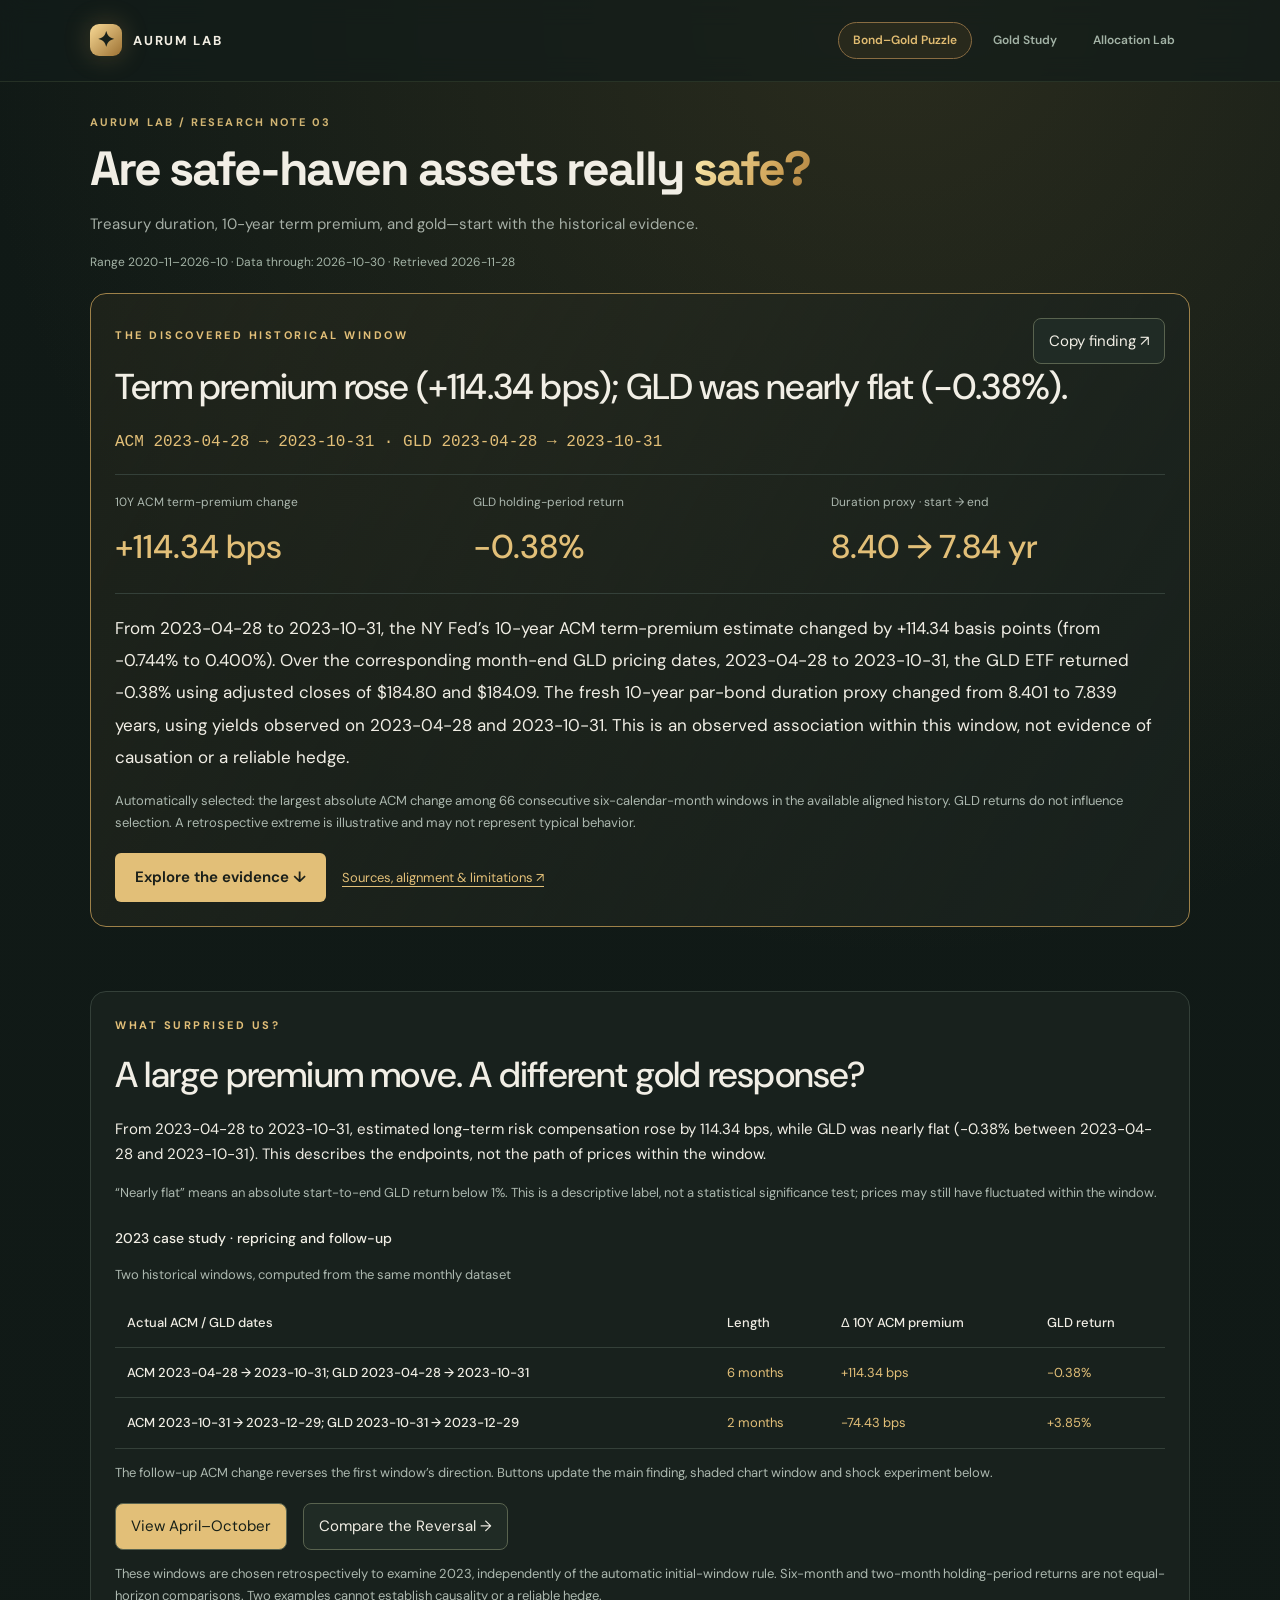
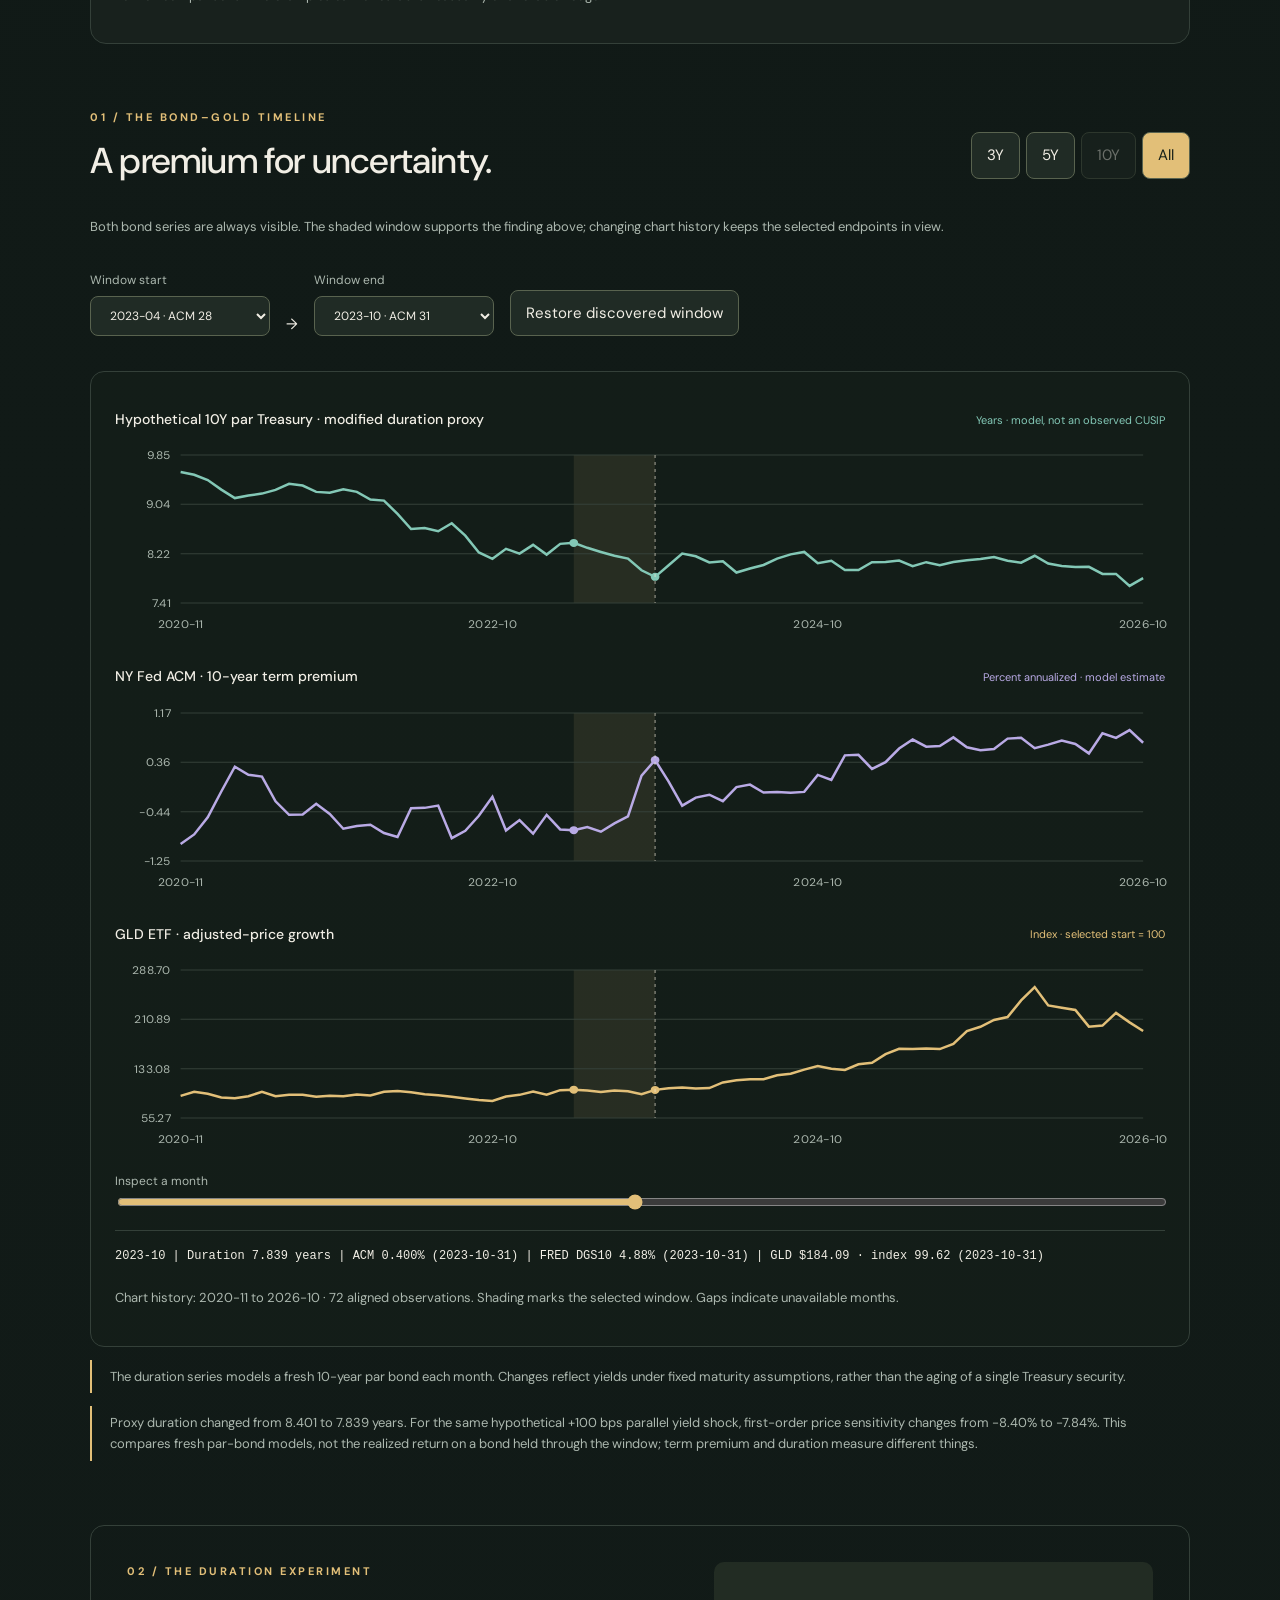
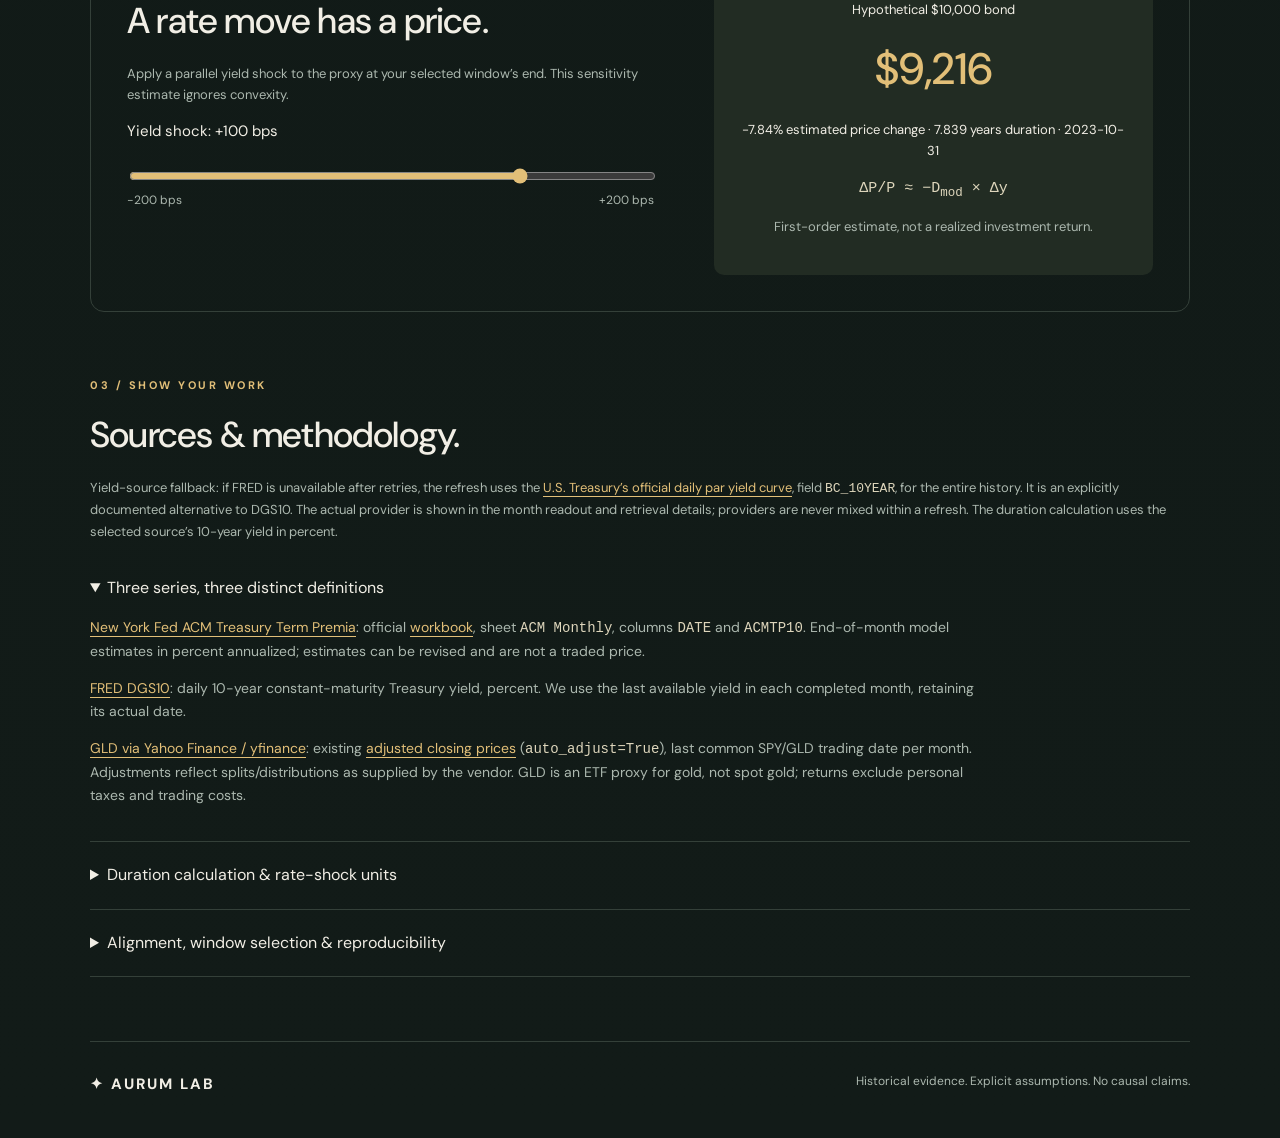
<file: index.html>
<!doctype html>
<html lang="en">
<head>
  <meta charset="utf-8">
  <meta name="viewport" content="width=device-width,initial-scale=1">
  <title>The Safe Haven Paradox · Aurum Lab</title>
  <meta name="description" content="Treasury duration, the NY Fed 10-year ACM term premium, and GLD: a reproducible historical comparison.">
  <link rel="preconnect" href="https://fonts.googleapis.com">
  <link rel="preconnect" href="https://fonts.gstatic.com" crossorigin>
  <link href="https://fonts.googleapis.com/css2?family=DM+Sans:wght@400;500;600;700&family=Space+Grotesk:wght@400;500;600;700&display=swap" rel="stylesheet">
  <link rel="stylesheet" href="bonds.css?v=20261116-polish1">
  <link rel="stylesheet" href="site.css?v=20261116-polish1">
  <script defer src="bond_analysis.js?v=20261116-polish1"></script>
  <script defer src="bonds.js?v=20261116-polish1"></script>
</head>
<body>
  <header class="site-header">
    <nav class="wrap site-container site-nav" aria-label="Main navigation">
      <a class="site-brand" href="index.html"><span class="site-mark" aria-hidden="true">✦</span>AURUM LAB</a>
      <div class="site-links">
        <a class="site-link" href="index.html" aria-current="page">Bond–Gold Puzzle</a>
        <a class="site-link" href="gold.html">Gold Study</a>
        <a class="site-link" href="portfolio.html">Allocation Lab</a>
      </div>
    </nav>
  </header>
  <main class="wrap site-container site-main research-home">
    <section class="hero site-hero">
      <p class="eyebrow">AURUM LAB / RESEARCH NOTE 03</p>
      <h1>Are safe-haven assets really <em>safe?</em></h1>
      <p class="intro">Treasury duration, 10-year term premium, and gold—start with the historical evidence.</p>
      <p id="dataStamp" class="research-stamp">Checking verified monthly observations…</p>
    </section>

    <div id="status" role="status">Loading official bond data and aligned GLD prices…</div>
    <noscript><p class="notice">JavaScript is required to compute and display the finding. Download <a href="bond_data.json">the observations</a> for independent analysis.</p></noscript>

    <section id="findingPanel" class="finding" aria-labelledby="findingTitle">
      <div class="section-top"><p id="findingLabel" class="eyebrow">THE HISTORICAL FINDING</p><button id="copy" disabled>Copy finding ↗</button></div>
      <h2 id="findingTitle">What did gold do when the premium changed?</h2>
      <p id="windowDates" class="dates">Waiting for verified endpoints</p>
      <div class="metrics"><div><span>10Y ACM term-premium change</span><strong id="tpChange">—</strong></div><div><span>GLD holding-period return</span><strong id="goldReturn">—</strong></div><div><span>Duration proxy · start → end</span><strong id="durationChange">—</strong></div></div>
      <p id="findingText" aria-live="polite">A historical conclusion will appear automatically when verified aligned data is available.</p>
      <p id="selectionNote" class="muted">Initial window: largest absolute six-month change in the ACM estimate, selected without using GLD returns. This is a descriptive example, not a test of a general hedge.</p>
      <div class="finding-actions"><a class="cta" href="#evidence">Explore the evidence ↓</a><a class="small-link" href="#methodology">Sources, alignment &amp; limitations ↗</a></div>
    </section>

    <section class="comparison" aria-labelledby="surpriseTitle">
      <p class="eyebrow">WHAT SURPRISED US?</p>
      <h2 id="surpriseTitle">A large premium move. A different gold response?</h2>
      <p id="surpriseText" aria-live="polite">The selected window’s interpretation will appear after verified data loads.</p>
      <p class="muted">“Nearly flat” means an absolute start-to-end GLD return below 1%. This is a descriptive label, not a statistical significance test; prices may still have fluctuated within the window.</p>
      <h3>2023 case study · repricing and follow-up</h3>
      <div class="comparison-scroll" role="region" aria-label="Historical window comparison" tabindex="0"><table>
        <caption>Two historical windows, computed from the same monthly dataset</caption>
        <thead><tr><th scope="col">Actual ACM / GLD dates</th><th scope="col">Length</th><th scope="col">Δ 10Y ACM premium</th><th scope="col">GLD return</th></tr></thead>
        <tbody id="comparisonRows"></tbody>
      </table></div>
      <p id="comparisonNote" class="muted" role="status">Checking both windows for complete aligned observations…</p>
      <div class="finding-actions"><button id="compareOriginal" disabled>View April–October</button><button id="compareReversal" disabled>Compare the Reversal →</button></div>
      <p class="muted">These windows are chosen retrospectively to examine 2023, independently of the automatic initial-window rule. Six-month and two-month holding-period returns are not equal-horizon comparisons. Two examples cannot establish causality or a reliable hedge.</p>
    </section>

    <section id="evidence" aria-labelledby="evidenceTitle">
      <div class="section-top"><div><p class="eyebrow">01 / THE BOND–GOLD TIMELINE</p><h2 id="evidenceTitle">A premium for uncertainty.</h2></div><div class="ranges" aria-label="Chart history"><button data-years="3" disabled>3Y</button><button data-years="5" disabled>5Y</button><button data-years="10" disabled>10Y</button><button data-years="0" aria-pressed="true" disabled>All</button></div></div>
      <p class="muted">Both bond series are always visible. The shaded window supports the finding above; changing chart history keeps the selected endpoints in view.</p>
      <div class="controls"><label>Window start<select id="start" disabled></select></label><span aria-hidden="true">→</span><label>Window end<select id="end" disabled></select></label><button id="reset" disabled>Restore discovered window</button></div>
      <p id="windowError" role="alert"></p>
      <div class="charts" id="charts">
        <div class="chart-head"><h3>Hypothetical 10Y par Treasury · modified duration proxy</h3><span class="mint">Years · model, not an observed CUSIP</span></div>
        <div id="durationChart" class="chart" role="img" aria-label="Historical monthly modified duration proxy, in years"></div>
        <div class="chart-head"><h3>NY Fed ACM · 10-year term premium</h3><span class="violet">Percent annualized · model estimate</span></div>
        <div id="premiumChart" class="chart" role="img" aria-label="Historical monthly ten-year ACM term premium, in percent"></div>
        <div class="chart-head"><h3>GLD ETF · adjusted-price growth</h3><span class="gold">Index · selected start = 100</span></div>
        <div id="goldChart" class="chart" role="img" aria-label="Historical GLD adjusted price index"></div>
        <label class="inspect">Inspect a month <input id="inspect" type="range" min="0" max="1" value="0" disabled></label>
        <p id="readout" class="readout" aria-live="polite">Hover, tap, or use the month slider to inspect all three series.</p>
        <p id="historyRange" class="muted"></p>
      </div>
      <p class="notice">The duration series models a fresh 10-year par bond each month. Changes reflect yields under fixed maturity assumptions, rather than the aging of a single Treasury security.</p>
      <p id="durationInterpretation" class="notice">Modified duration measures sensitivity to the same yield shock. A higher term premium does not necessarily imply a higher modified duration.</p>
    </section>

    <section class="experiment" aria-labelledby="shockTitle"><div><p class="eyebrow">02 / THE DURATION EXPERIMENT</p><h2 id="shockTitle">A rate move has a price.</h2><p class="muted">Apply a parallel yield shock to the proxy at your selected window’s end. This sensitivity estimate ignores convexity.</p><label for="shock">Yield shock: <output id="shockLabel">+100 bps</output></label><input id="shock" type="range" min="-200" max="200" step="5" value="100" disabled><div class="slider-labels"><span>−200 bps</span><span>+200 bps</span></div></div><div class="shock-result"><p>Hypothetical $10,000 bond</p><strong id="bondValue">—</strong><p id="shockResult">Waiting for verified duration.</p><code>ΔP/P ≈ −D<sub>mod</sub> × Δy</code><p class="muted">First-order estimate, not a realized investment return.</p></div></section>

    <section id="methodology"><p class="eyebrow">03 / SHOW YOUR WORK</p><h2>Sources & methodology.</h2>
      <p class="muted">Yield-source fallback: if FRED is unavailable after retries, the refresh uses the <a href="https://home.treasury.gov/resource-center-data-chart-center/interest-rates">U.S. Treasury’s official daily par yield curve</a>, field <code>BC_10YEAR</code>, for the entire history. It is an explicitly documented alternative to DGS10. The actual provider is shown in the month readout and retrieval details; providers are never mixed within a refresh. The duration calculation uses the selected source’s 10-year yield in percent.</p>
      <details open><summary>Three series, three distinct definitions</summary><p><a href="https://www.newyorkfed.org/research/data_indicators/term-premia-tabs">New York Fed ACM Treasury Term Premia</a>: official <a href="https://www.newyorkfed.org/medialibrary/media/research/data_indicators/ACMTermPremium.xls">workbook</a>, sheet <code>ACM Monthly</code>, columns <code>DATE</code> and <code>ACMTP10</code>. End-of-month model estimates in percent annualized; estimates can be revised and are not a traded price.</p><p><a href="https://fred.stlouisfed.org/series/DGS10">FRED DGS10</a>: daily 10-year constant-maturity Treasury yield, percent. We use the last available yield in each completed month, retaining its actual date.</p><p><a href="https://finance.yahoo.com/quote/GLD/history/">GLD via Yahoo Finance / yfinance</a>: existing <a href="data.json">adjusted closing prices</a> (<code>auto_adjust=True</code>), last common SPY/GLD trading date per month. Adjustments reflect splits/distributions as supplied by the vendor. GLD is an ETF proxy for gold, not spot gold; returns exclude personal taxes and trading costs.</p></details>
      <details><summary>Duration calculation & rate-shock units</summary><p>Face value 100; maturity 10 years; 20 semiannual cash flows. Set annual coupon rate equal to the selected 10-year yield / 100. Discount each coupon and final principal at (1 + y/2)<sup>t</sup>. Price is the sum of present values. Macaulay duration is their time-weighted mean in years; modified duration divides it by (1 + y/2). This is a hypothetical model proxy, not a measured CUSIP duration.</p><p>For a +100 bps shock, Δy = +0.01 and ΔP/P ≈ −D<sub>mod</sub> × 0.01. This ignores convexity, coupon reinvestment, roll-down, and nonparallel yield-curve changes.</p></details>
      <details><summary>Alignment, window selection & reproducibility</summary><p>Only completed months present in all three sources are used; missing months are never filled. ACM, yield, and GLD may have different observation dates within the same calendar month. The finding explicitly reports those endpoint dates. GLD return is (end adjusted close / start adjusted close − 1) × 100. Term-premium change is (end % − start %) × 100 basis points.</p><p>The initial finding scans all consecutive six-calendar-month windows and chooses the largest absolute ACM change, breaking ties by earliest start. GLD does not influence selection. This retrospective extreme is deliberately illustrative and can exaggerate typical movements; it cannot establish causality, a dependable hedge, or future performance. User-selected windows recompute the same formulas.</p><p id="provenance">Retrieval dates appear after data loads.</p><p><a href="bond_data.json">Download aligned observations & metadata</a> · <a href="https://github.com/StarvingBaby/534_lab">Source code</a></p></details>
    </section>
    <footer><a class="brand" href="index.html">✦ AURUM LAB</a><span>Historical evidence. Explicit assumptions. No causal claims.</span></footer>
  </main>
</body>
</html>
</file>
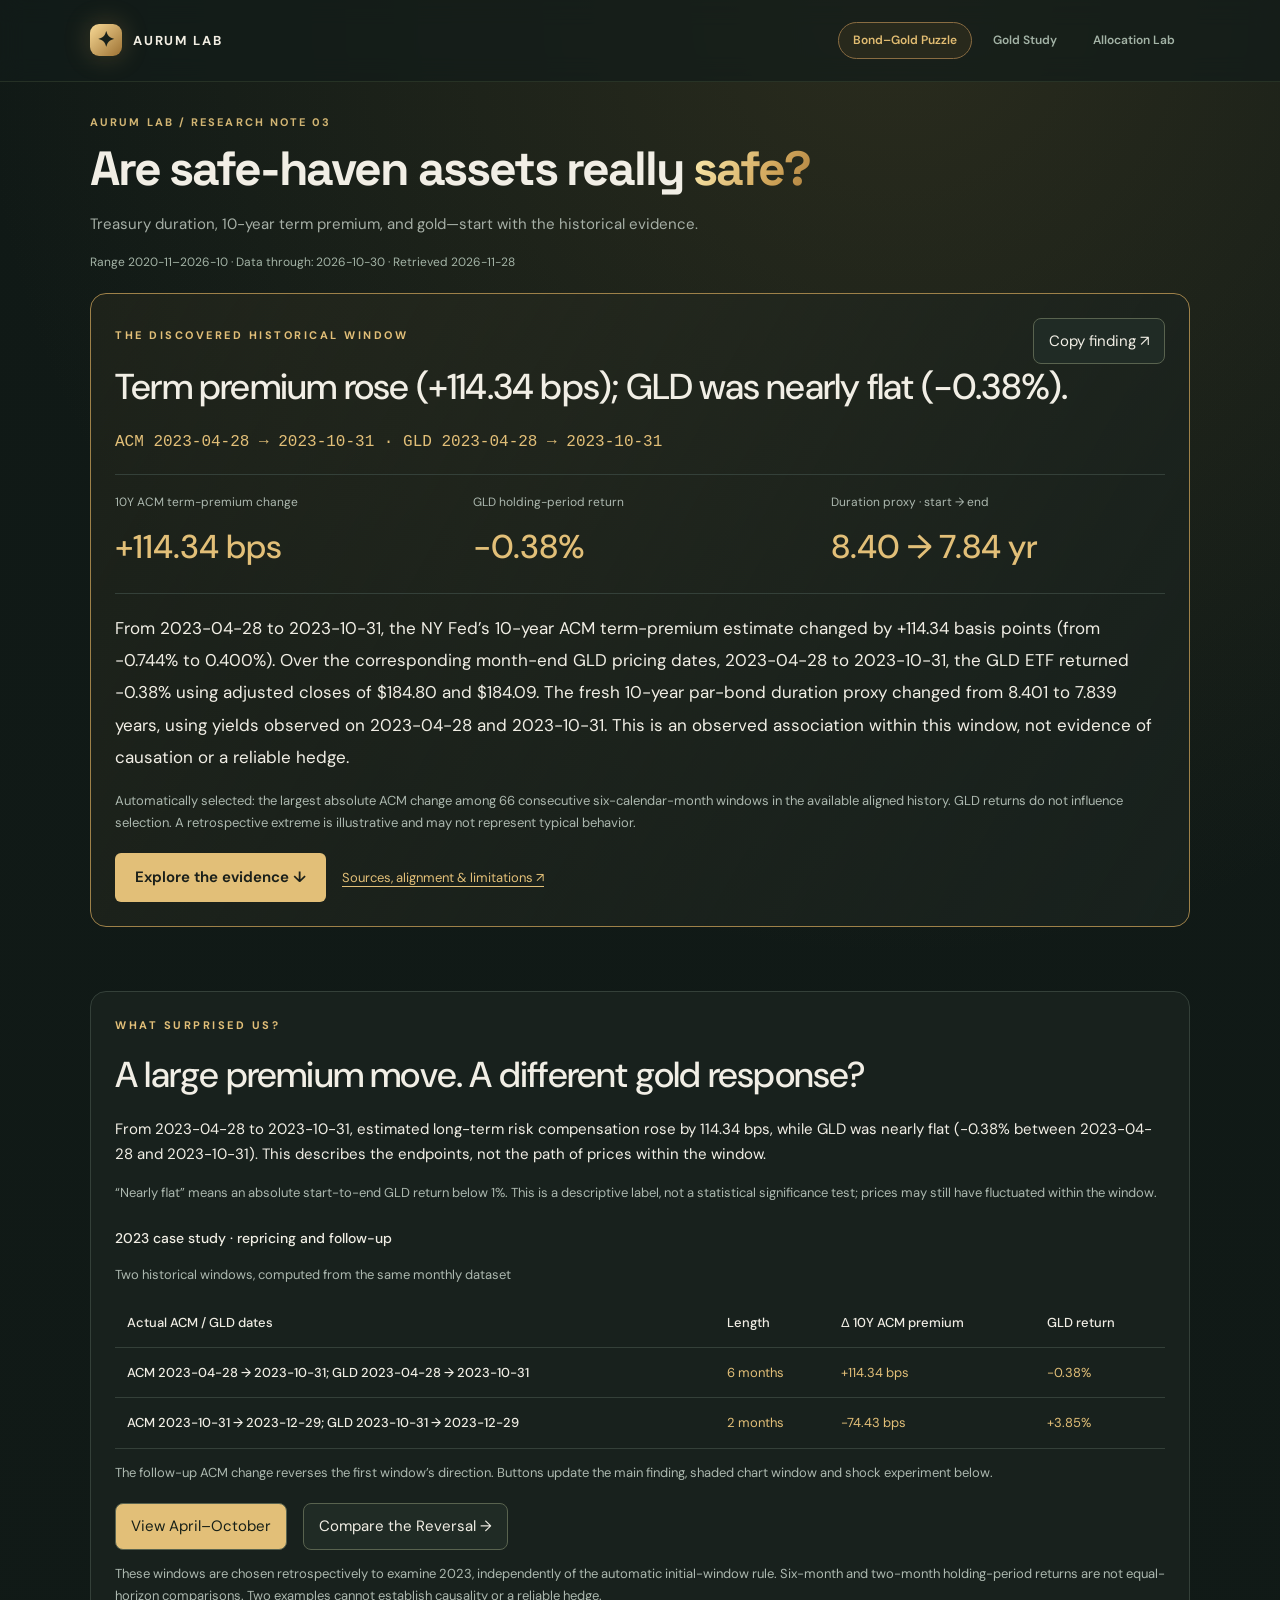
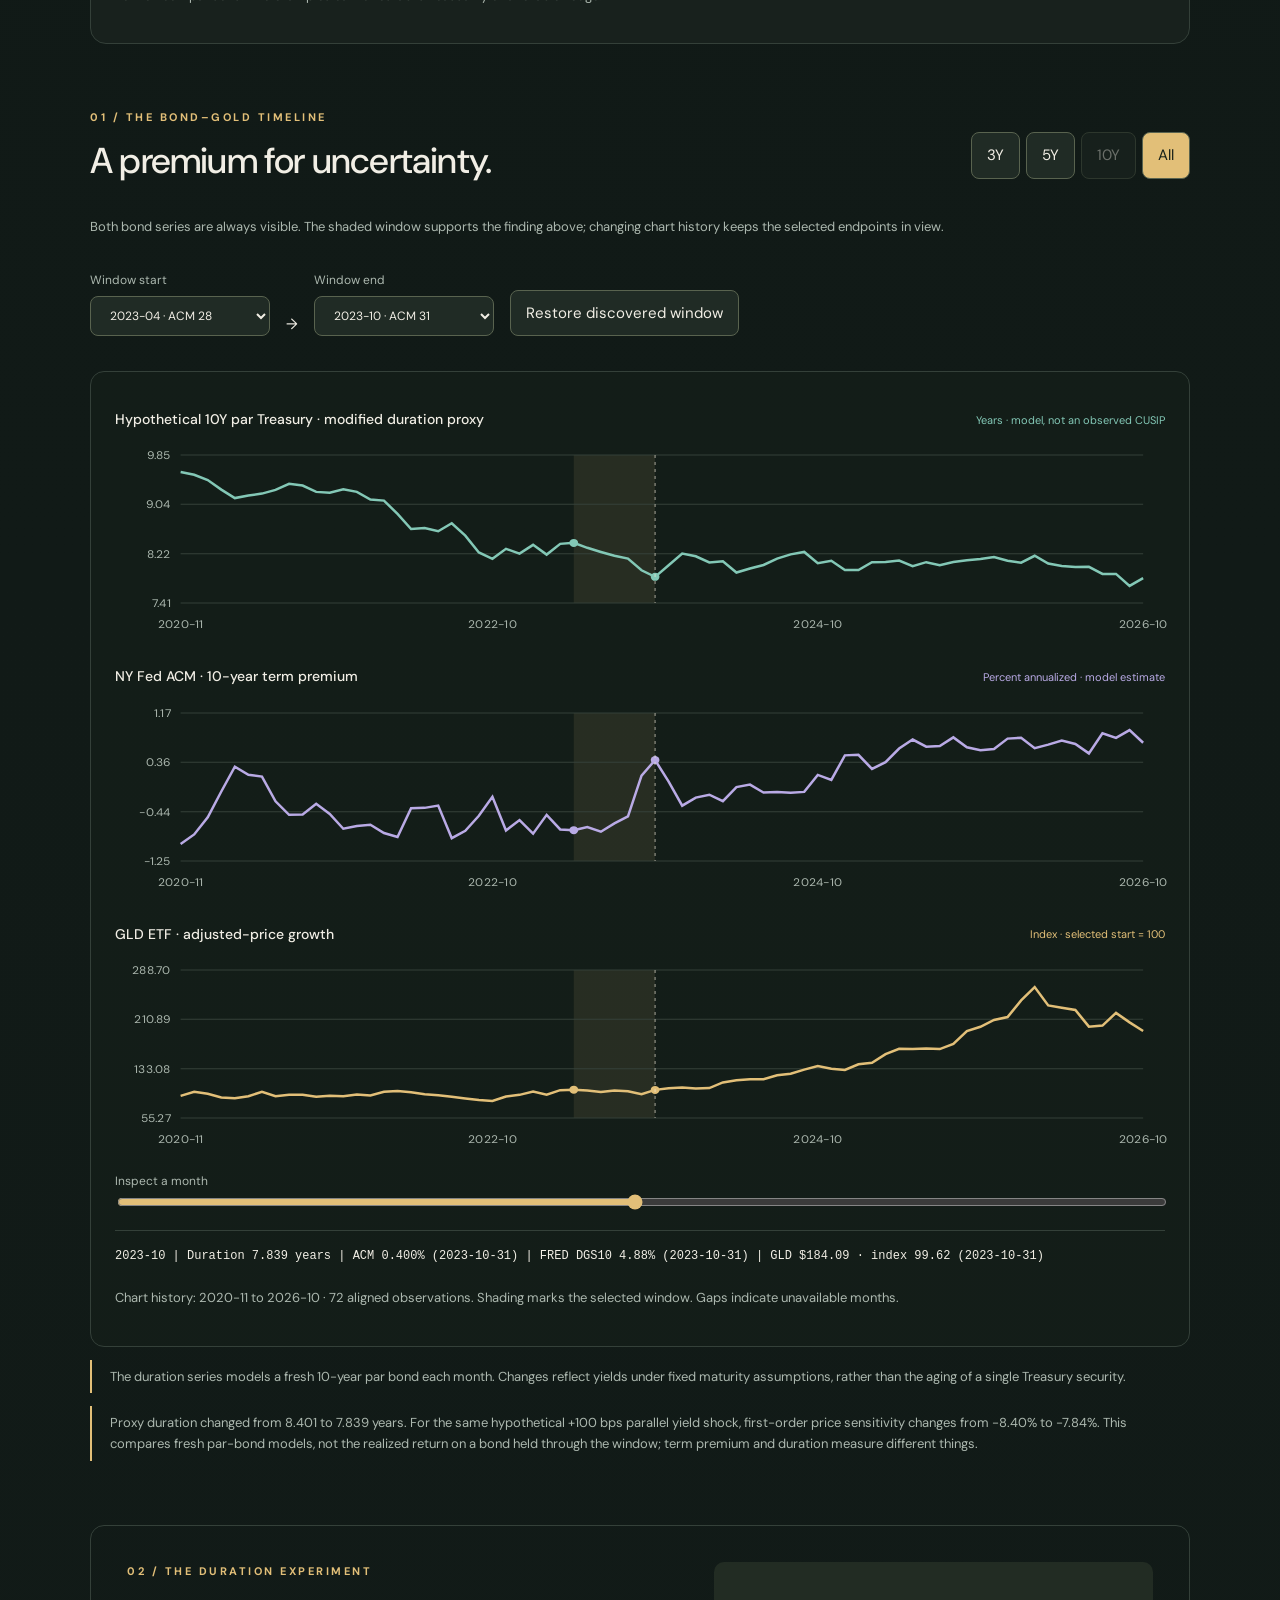
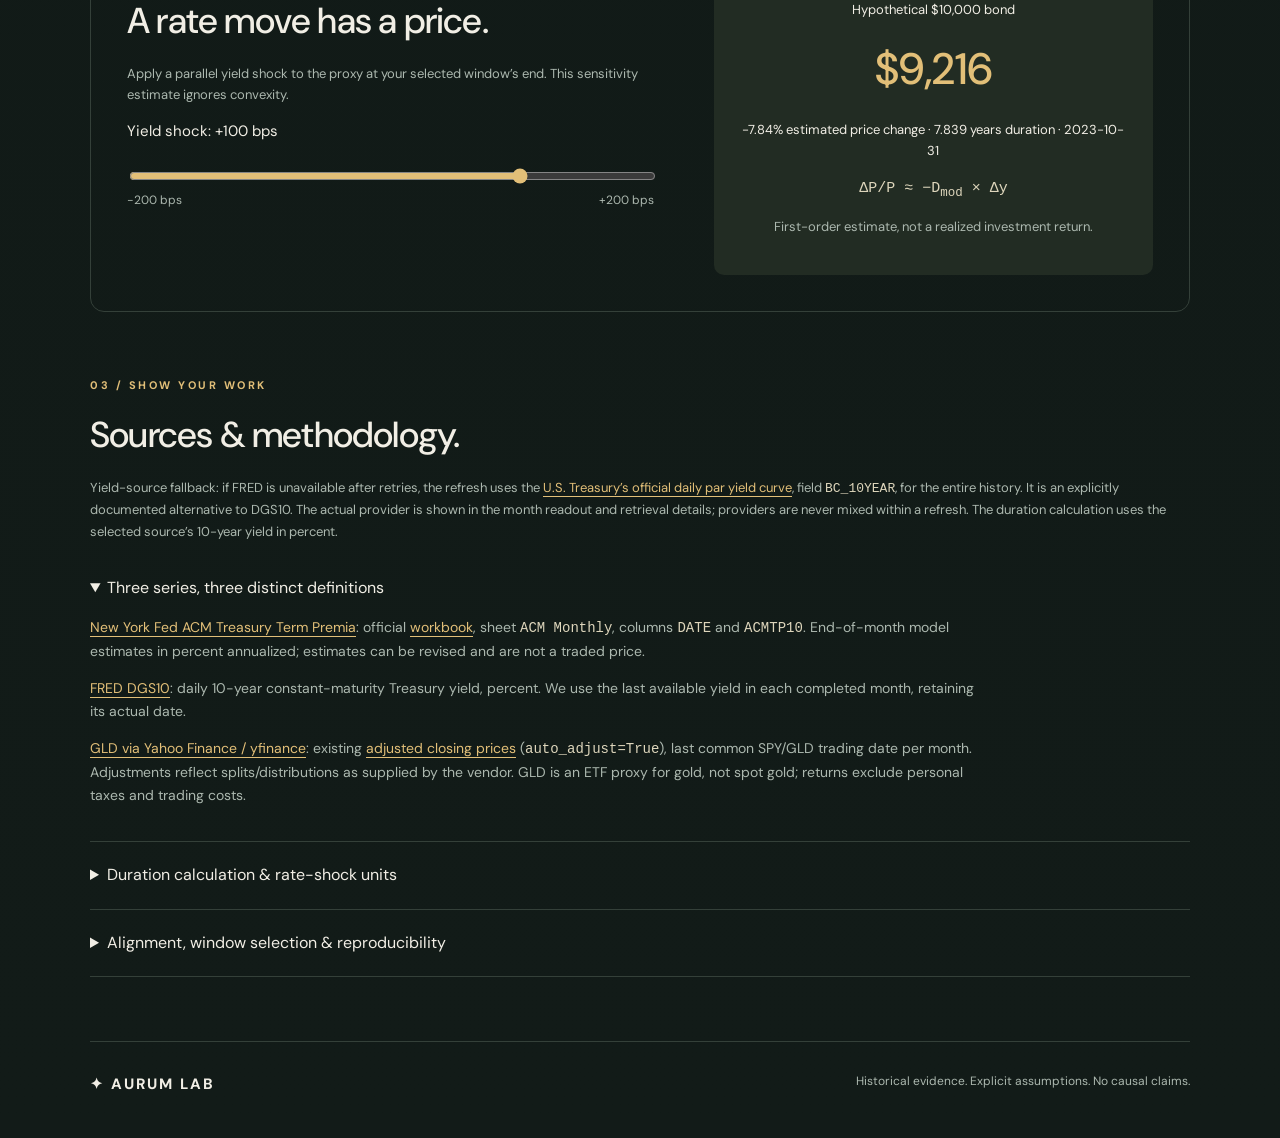
<file: bonds.html>
<!doctype html>
<html lang="en">
<head>
  <meta charset="utf-8">
  <meta name="viewport" content="width=device-width,initial-scale=1">
  <title>Bond–Gold Puzzle · Aurum Lab</title>
  <link rel="canonical" href="https://starvingbaby.github.io/534_lab/">
  <meta http-equiv="refresh" content="0;url=./index.html">
  <script>window.location.replace('./index.html' + window.location.search + window.location.hash);</script>
</head>
<body>
  <p>The Bond–Gold Puzzle is now the homepage. <a href="./index.html">Open the research page →</a></p>
</body>
</html>
</file>
<file: bonds.css>
/* Bond research components only. Shared header, hero and gutters live in site.css. */
:root {
  color-scheme:dark;
  --bg:#101614;
  --panel:#18211d;
  --line:#344039;
  --text:#f1eee5;
  --muted:#acb8af;
  --gold:#e2bf78;
  --mint:#83c8b6;
  --violet:#b9aae5;
}
* {
  box-sizing:border-box;
}
html {
  scroll-behavior:smooth;
  scroll-padding-top:30px;
}
body {
  margin:0;
  background:radial-gradient(ellipse at 80% 0,#34332366,transparent 40%),var(--bg);
  color:var(--text);
  font-size:15px;
  line-height:1.65;
}
a {
  color:var(--gold);
  text-underline-offset:4px;
}
button,input,select {
  font:inherit;
}
button,select {
  background:#202b25;
  color:var(--text);
  border:1px solid #59634f;
  border-radius:8px;
  padding:10px 15px;
}
button {
  cursor:pointer;
}
button:hover,a:hover {
  filter:brightness(1.2);
}
button:disabled {
  opacity:.4;
  cursor:default;
}
button[aria-pressed=true] {
  background:var(--gold);
  color:#172018;
}
a:focus-visible,button:focus-visible,input:focus-visible,select:focus-visible,summary:focus-visible {
  outline:3px solid var(--gold);
  outline-offset:5px;
}
.brand {
  font-size:15px;
  font-weight:750;
  letter-spacing:2px;
  color:var(--text);
  text-decoration:none;
}
.brand span {
  color:var(--gold);
  font-size:24px;
}
.eyebrow {
  color:var(--gold);
  font-size:11px;
  font-weight:700;
  letter-spacing:2.5px;
  margin:0 0 18px;
}
.hero-bottom {
  display:flex;
  align-items:center;
  justify-content:space-between;
  gap:24px;
  padding-top:20px;
}
.hero-bottom p {
  color:var(--muted);
  font-size:12px;
  max-width:400px;
}
.cta {
  display:inline-block;
  padding:12px 20px;
  background:var(--gold);
  color:#1b201a;
  border-radius:6px;
  text-decoration:none;
  font-weight:650;
}
#status {
  font-size:13px;
  color:var(--gold);
  margin:0 0 20px;
}
#status:empty {
  display:none;
}
section {
  margin-bottom:64px;
}
h2 {
  font-size:clamp(25px,3vw,36px);
  font-weight:500;
  letter-spacing:-.8px;
  line-height:1.25;
  margin:0 0 20px;
}
h3 {
  font-size:14px;
  font-weight:500;
  margin:0;
}
.finding {
  border:1px solid #9e8149;
  border-radius:16px;
  background:linear-gradient(120deg,#413a2440,var(--panel));
  padding:32px;
}
.comparison {
  border:1px solid var(--line);
  border-radius:16px;
  background:var(--panel);
  padding:24px;
}
.comparison h3 {
  margin-top:24px;
}
.comparison-scroll {
  overflow-x:auto;
  margin-top:14px;
}
.comparison table {
  width:100%;
  border-collapse:collapse;
  text-align:left;
  font-size:13px;
}
.comparison caption {
  text-align:left;
  color:var(--muted);
  padding-bottom:12px;
}
.comparison th,.comparison td {
  border-bottom:1px solid var(--line);
  padding:14px 12px;
  vertical-align:top;
}
.comparison th {
  font-weight:500;
}
.comparison td {
  color:var(--gold);
  white-space:nowrap;
}
.section-top {
  display:flex;
  justify-content:space-between;
  gap:24px;
  align-items:center;
}
.section-top .eyebrow {
  margin-bottom:12px;
}
.dates {
  font-family:monospace;
  color:var(--gold);
  font-size:16px;
}
.metrics {
  display:grid;
  grid-template-columns:1fr 1fr 1fr;
  gap:24px;
  padding:24px 0;
  border-top:1px solid var(--line);
  border-bottom:1px solid var(--line);
  margin:24px 0;
}
.metrics span {
  display:block;
  font-size:12px;
  color:var(--muted);
}
.metrics strong {
  display:block;
  font-size:clamp(22px,3vw,33px);
  color:var(--gold);
  font-weight:500;
  margin-top:8px;
}
#findingText {
  font-size:17px;
  line-height:1.9;
}
.muted {
  color:var(--muted);
  font-size:13px;
}
.small-link {
  font-size:13px;
}
.ranges {
  display:flex;
  gap:6px;
  flex-wrap:wrap;
}
.controls {
  display:flex;
  align-items:end;
  gap:16px;
  flex-wrap:wrap;
  padding:20px 0;
}
.controls label {
  font-size:12px;
  color:var(--muted);
}
select {
  display:block;
  margin-top:6px;
  min-width:180px;
}
.charts {
  border:1px solid var(--line);
  border-radius:14px;
  padding:24px;
  background:#17201b77;
}
.chart-head {
  display:flex;
  justify-content:space-between;
  align-items:center;
  gap:15px;
  padding-top:12px;
}
.chart-head span {
  font-size:11px;
}
.mint {
  color:var(--mint);
}
.violet {
  color:var(--violet);
}
.gold {
  color:var(--gold);
}
.chart {
  height:190px;
  position:relative;
  margin:12px 0 20px;
}
.chart svg {
  width:100%;
  height:100%;
  overflow:visible;
  touch-action:pan-y;
}
.readout {
  font:12px/1.8 monospace;
  color:var(--text);
  min-height:44px;
  border-top:1px solid var(--line);
  padding-top:15px;
}
.notice {
  border-left:2px solid var(--gold);
  padding:6px 0 6px 18px;
  color:var(--muted);
  font-size:13px;
}
.experiment {
  display:grid;
  grid-template-columns:1.2fr 1fr;
  gap:60px;
  padding:36px;
  border:1px solid var(--line);
  border-radius:14px;
}
.experiment input {
  margin-top:24px;
}
input[type=range] {
  width:100%;
  accent-color:var(--gold);
}
.slider-labels {
  display:flex;
  justify-content:space-between;
  color:var(--muted);
  font-size:12px;
}
.shock-result {
  background:#222c23;
  text-align:center;
  padding:24px;
  border-radius:10px;
}
.shock-result strong {
  font-size:44px;
  color:var(--gold);
  font-weight:500;
}
.shock-result p {
  font-size:13px;
}
code {
  font-family:monospace;
  color:#ded6bc;
}
details {
  border-bottom:1px solid var(--line);
  padding:20px 0;
  color:var(--muted);
  font-size:14px;
}
summary {
  cursor:pointer;
  color:var(--text);
  font-size:16px;
}
details p {
  max-width:900px;
}
footer {
  display:flex;
  justify-content:space-between;
  gap:24px;
  border-top:1px solid var(--line);
  padding:30px 0 45px;
  color:var(--muted);
  font-size:12px;
}
#windowError {
  color:#ffc4a2;
}
.inspect {
  font-size:12px;
  color:var(--muted);
}
@media(max-width:700px) {
  .hero-bottom,.section-top {
    align-items:start;
    flex-direction:column;
    gap:12px;
  }
  .finding {
    padding:22px;
  }
  .metrics {
    grid-template-columns:1fr;
    gap:14px;
  }
  .metrics div {
    display:flex;
    justify-content:space-between;
    align-items:center;
    gap:15px;
  }
  .metrics strong {
    margin:0;
    font-size:23px;
    white-space:nowrap;
  }
  .chart-head {
    align-items:start;
    flex-direction:column;
    gap:2px;
  }
  .charts {
    padding:16px 8px;
  }
  .experiment {
    grid-template-columns:1fr;
    gap:24px;
    padding:22px;
  }
  select {
    min-width:145px;
  }
  .controls {
    gap:10px;
  }
  footer {
    flex-direction:column;
  }
  .dates {
    font-size:14px;
  }
}
@media(prefers-reduced-motion:reduce) {
  html {
    scroll-behavior:auto;
  }
  * {
    animation:none!important;
    transition:none!important;
  }
}
</file>
<file: site.css>
/* Shared Aurum shell. Keep navigation, gutters and hero spacing in one place. */
:root {
  --site-gold: #e2bd72;
  --site-text: #f2eee3;
  --site-muted: #a3b3a6;
  --site-border: #52604450;
}

body {
  font-family: 'DM Sans', Arial, sans-serif;
  background: radial-gradient(ellipse 72% 22% at 70% 0%, #5e512c55, transparent),
    linear-gradient(#101916, #121b18);
}

.site-container {
  width: min(1100px, calc(100% - 48px));
  max-width: 1100px;
  margin-inline: auto;
  padding-inline: 0;
}

.site-header {
  position: relative;
  top: auto;
  z-index: 10;
  padding: 22px 0;
  border-bottom: 1px solid var(--site-border);
  background: #131c19b9;
  backdrop-filter: blur(12px);
}

.site-header .site-nav {
  display: flex;
  justify-content: space-between;
  align-items: center;
  flex-wrap: wrap;
  gap: 18px 28px;
  min-height: 0;
  padding-block: 0;
}

.site-header .site-brand {
  display: inline-flex;
  align-items: center;
  gap: 11px;
  flex-shrink: 0;
  color: var(--site-text);
  text-decoration: none;
  font-size: 13px;
  font-weight: 700;
  letter-spacing: .14em;
  line-height: 1;
}

.site-header .site-mark {
  display: grid;
  place-items: center;
  width: 32px;
  height: 32px;
  border-radius: 9px;
  background: linear-gradient(135deg, #f8d995, #9c7133);
  box-shadow: 0 0 26px #d1a85842;
  color: #17201a;
  font-size: 21px;
  letter-spacing: 0;
}

.site-header .site-links {
  display: flex;
  align-items: center;
  flex-wrap: wrap;
  gap: 6px;
}

.site-header .site-link {
  display: block;
  padding: 9px 14px;
  border: 1px solid transparent;
  border-radius: 30px;
  color: var(--site-muted);
  font-size: 12px;
  font-weight: 600;
  line-height: 1.4;
  text-decoration: none;
  white-space: nowrap;
  transition: color .18s, background .18s, border-color .18s;
}

.site-header .site-link:hover {
  color: var(--site-text);
  background: #e2bd7210;
}

.site-header .site-link[aria-current="page"] {
  color: var(--site-gold);
  border-color: #896c42;
  background: #42392166;
}

.site-header a:focus-visible {
  outline: 2px solid var(--site-gold);
  outline-offset: 4px;
}

.site-main {
  padding-top: 56px;
}

.site-main > .site-hero {
  padding: 0;
  margin: 0 0 36px;
}

.site-hero .eyebrow {
  margin: 0;
  color: #d2b573;
  font-size: 11px;
  font-weight: 700;
  line-height: 1.6;
  letter-spacing: .19em;
}

.site-hero h1 {
  font-family: 'Space Grotesk', 'DM Sans', Arial, sans-serif;
  font-size: clamp(42px, 6vw, 78px);
  font-weight: 700;
  line-height: 1.09;
  letter-spacing: -.06em;
  margin: 19px 0 20px;
}

.site-hero h1 em {
  font-family: inherit;
  font-style: normal;
  font-weight: inherit;
  background: linear-gradient(120deg, #fff1b6, #d1a65b 65%, #aa7d3d);
  background-clip: text;
  -webkit-background-clip: text;
  color: transparent;
}

.site-hero .intro {
  color: #a6afa6;
  font-size: 15px;
  line-height: 1.8;
  max-width: 730px;
}

.site-status {
  display: flex;
  align-items: center;
  gap: 12px;
  margin-top: 20px;
  color: var(--site-muted);
  font-size: 12px;
}

/* The research landing page puts the computed finding before the long timeline. */
.research-home {
  padding-top: 32px;
}

.research-home > .site-hero {
  margin-bottom: 20px;
}

.research-home .site-hero h1 {
  font-size: clamp(30px, 4vw, 48px);
  margin: 12px 0;
  letter-spacing: -.045em;
}

.research-home .research-stamp {
  margin: 10px 0 0;
  color: var(--site-muted);
  font-size: 12px;
}

.research-home .finding {
  padding: 24px;
}

.research-home .metrics {
  padding: 18px 0;
  margin: 18px 0;
}

.finding-actions {
  display: flex;
  align-items: center;
  flex-wrap: wrap;
  gap: 16px;
  margin-top: 20px;
}

@media (max-width: 700px) {
  .site-container {
    width: calc(100% - 40px);
    padding-inline: 0;
  }

  .site-header {
    padding: 18px 0;
  }

  .site-header .site-nav {
    flex-direction: column;
    align-items: flex-start;
    gap: 16px;
  }

  .site-header .site-links {
    gap: 4px;
    width: 100%;
  }

  .site-header .site-link {
    padding: 8px 10px;
    font-size: 11px;
  }

  .site-main {
    padding-top: 36px;
  }

  .research-home {
    padding-top: 24px;
  }

  .research-home .finding {
    padding: 20px;
  }

  .site-main > .site-hero {
    margin-bottom: 28px;
  }

  .site-status #dataStatus {
    display: inline;
  }
}

@media (prefers-reduced-motion: reduce) {
  .site-header .site-link {
    transition: none;
  }
}
</file>
